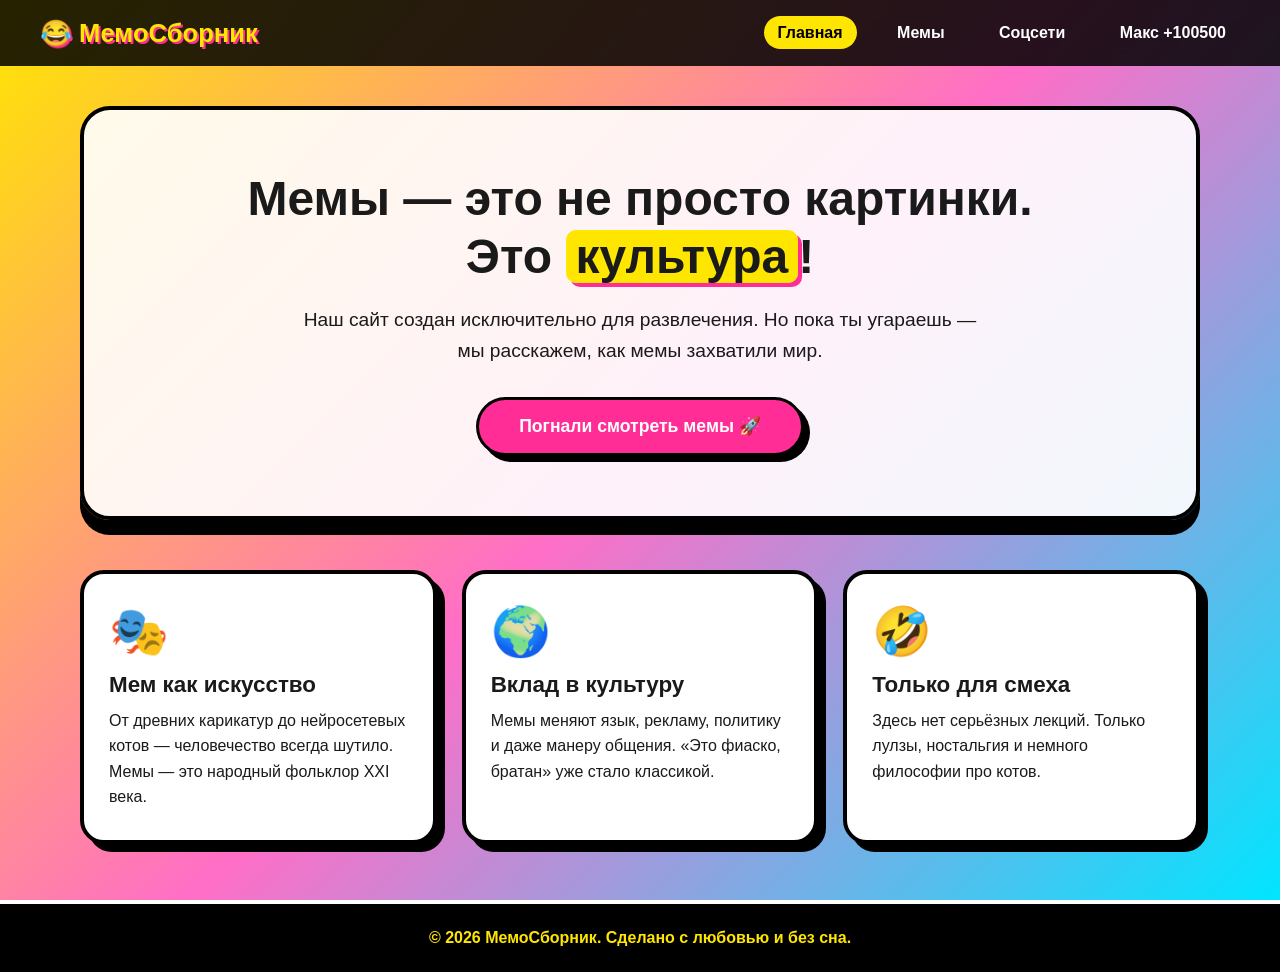
<file: веррстка/index.html>
<!DOCTYPE html>
<html lang="ru">
<head>
<meta charset="UTF-8">
<meta name="viewport" content="width=device-width, initial-scale=1.0">
<title>МемоСборник — Главная</title>
<link rel="stylesheet" href="style.css">
</head>
<body>
<header class="header">
  <div class="logo">😂 МемоСборник</div>
  <nav class="nav">
    <a href="index.html" class="active">Главная</a>
    <a href="memes.html">Мемы</a>
    <a href="social.html">Соцсети</a>
    <a href="max.html">Макс +100500</a>
  </nav>
</header>

<main>
  <section class="hero">
    <h1>Мемы — это не просто картинки.<br>Это <span class="highlight">культура</span>!</h1>
    <p class="subtitle">Наш сайт создан исключительно для развлечения. Но пока ты угараешь — мы расскажем, как мемы захватили мир.</p>
    <a href="memes.html" class="btn">Погнали смотреть мемы 🚀</a>
  </section>

  <section class="cards">
    <div class="card">
      <div class="card-emoji">🎭</div>
      <h3>Мем как искусство</h3>
      <p>От древних карикатур до нейросетевых котов — человечество всегда шутило. Мемы — это народный фольклор XXI века.</p>
    </div>
    <div class="card">
      <div class="card-emoji">🌍</div>
      <h3>Вклад в культуру</h3>
      <p>Мемы меняют язык, рекламу, политику и даже манеру общения. «Это фиаско, братан» уже стало классикой.</p>
    </div>
    <div class="card">
      <div class="card-emoji">🤣</div>
      <h3>Только для смеха</h3>
      <p>Здесь нет серьёзных лекций. Только лулзы, ностальгия и немного философии про котов.</p>
    </div>
  </section>
</main>

<footer class="footer">
  <p>© 2026 МемоСборник. Сделано с любовью и без сна.</p>
</footer>
</body>
</html>
</file>
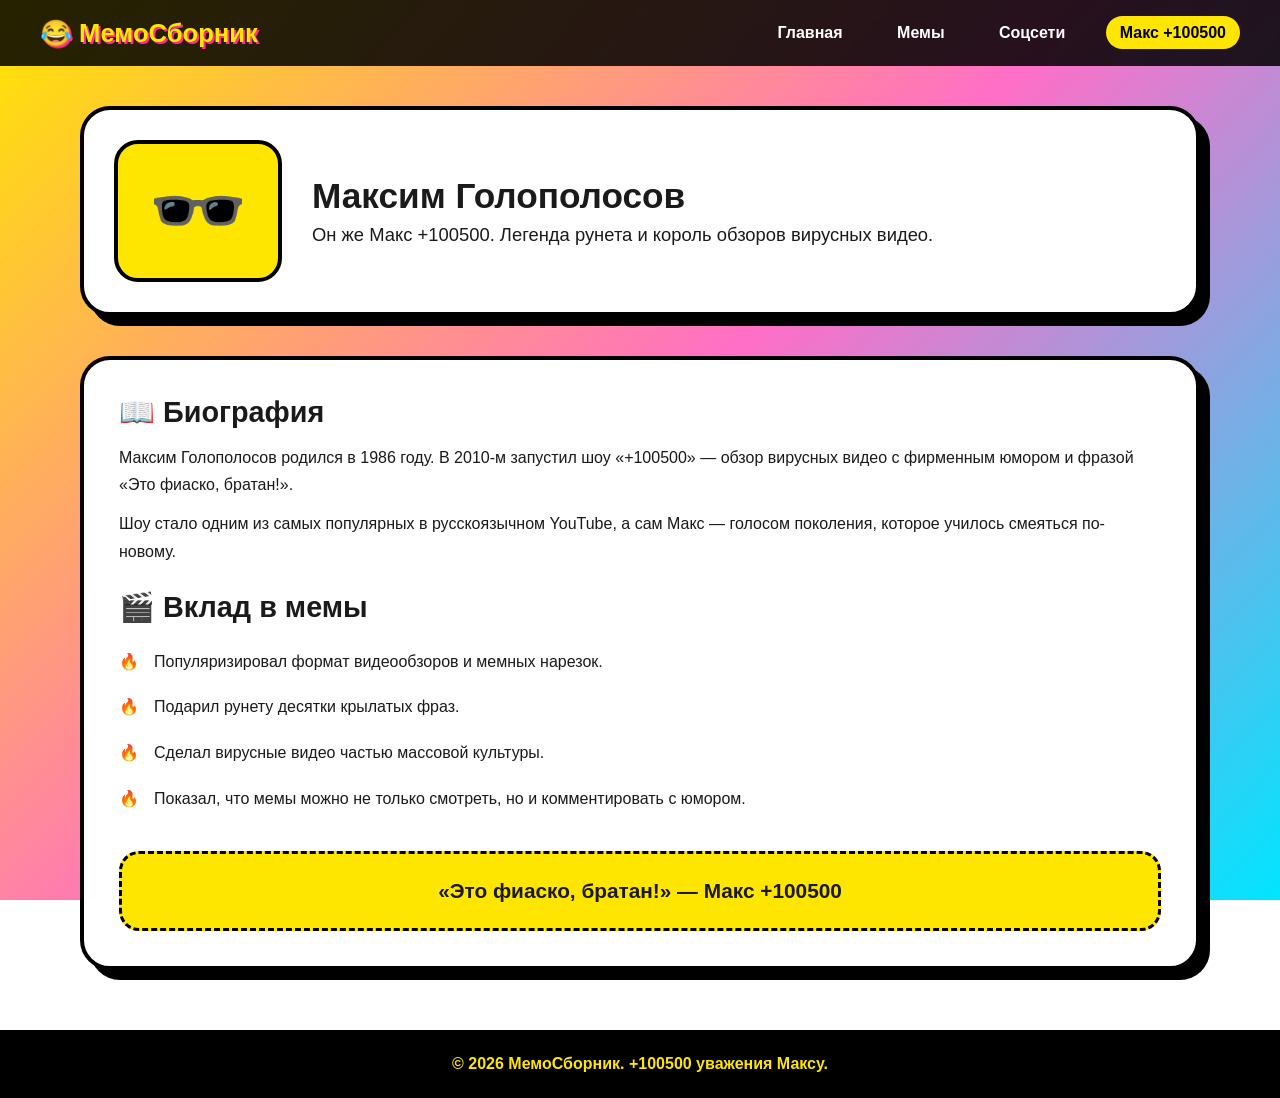
<file: веррстка/max.html>
<!DOCTYPE html>
<html lang="ru">
<head>
<meta charset="UTF-8">
<meta name="viewport" content="width=device-width, initial-scale=1.0">
<title>МемоСборник — Макс +100500</title>
<link rel="stylesheet" href="style.css">
</head>
<body>
<header class="header">
  <div class="logo">😂 МемоСборник</div>
  <nav class="nav">
    <a href="index.html">Главная</a>
    <a href="memes.html">Мемы</a>
    <a href="social.html">Соцсети</a>
    <a href="max.html" class="active">Макс +100500</a>
  </nav>
</header>

<main>
  <section class="max-hero">
    <div class="max-photo">🕶️</div>
    <div>
      <h1>Максим Голополосов</h1>
      <p class="page-sub">Он же Макс +100500. Легенда рунета и король обзоров вирусных видео.</p>
    </div>
  </section>

  <section class="bio">
    <h2>📖 Биография</h2>
    <p>Максим Голополосов родился в 1986 году. В 2010-м запустил шоу «+100500» — обзор вирусных видео с фирменным юмором и фразой «Это фиаско, братан!».</p>
    <p>Шоу стало одним из самых популярных в русскоязычном YouTube, а сам Макс — голосом поколения, которое училось смеяться по-новому.</p>

    <h2>🎬 Вклад в мемы</h2>
    <ul class="bio-list">
      <li>Популяризировал формат видеообзоров и мемных нарезок.</li>
      <li>Подарил рунету десятки крылатых фраз.</li>
      <li>Сделал вирусные видео частью массовой культуры.</li>
      <li>Показал, что мемы можно не только смотреть, но и комментировать с юмором.</li>
    </ul>

    <div class="quote">«Это фиаско, братан!» — Макс +100500</div>
  </section>
</main>

<footer class="footer">
  <p>© 2026 МемоСборник. +100500 уважения Максу.</p>
</footer>
</body>
</html>
</file>
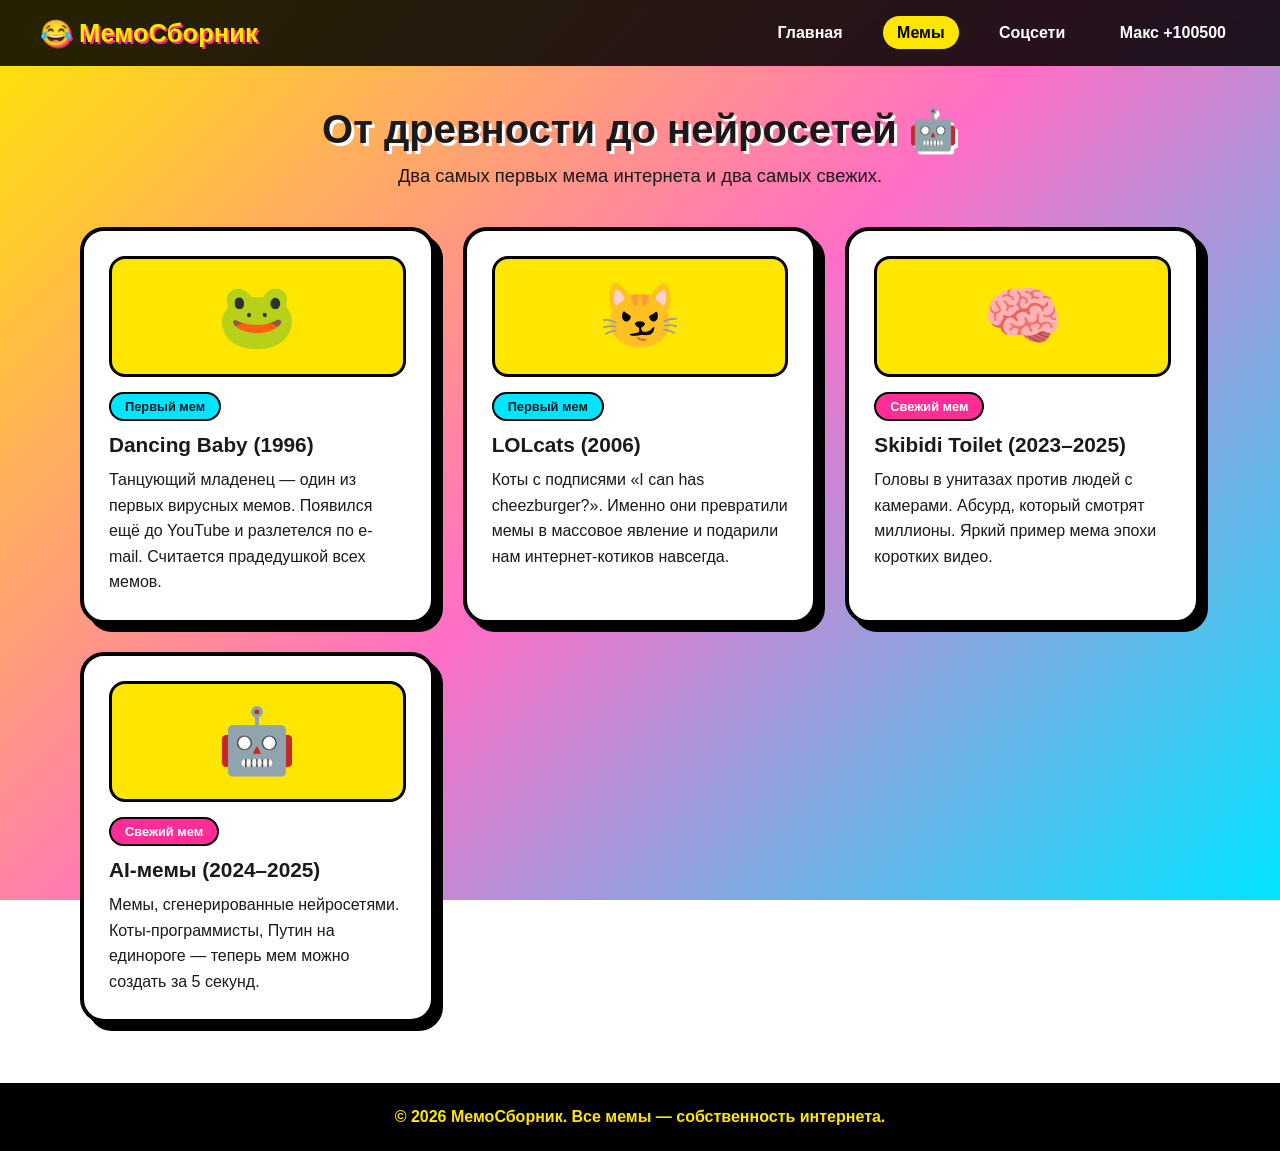
<file: веррстка/memes.html>
<!DOCTYPE html>
<html lang="ru">
<head>
<meta charset="UTF-8">
<meta name="viewport" content="width=device-width, initial-scale=1.0">
<title>МемоСборник — Мемы</title>
<link rel="stylesheet" href="style.css">
</head>
<body>
<header class="header">
  <div class="logo">😂 МемоСборник</div>
  <nav class="nav">
    <a href="index.html">Главная</a>
    <a href="memes.html" class="active">Мемы</a>
    <a href="social.html">Соцсети</a>
    <a href="max.html">Макс +100500</a>
  </nav>
</header>

<main>
  <h1 class="page-title">От древности до нейросетей 🤖</h1>
  <p class="page-sub">Два самых первых мема интернета и два самых свежих.</p>

  <section class="memes-grid">
    <article class="meme-card">
      <div class="meme-img">🐸</div>
      <span class="tag old">Первый мем</span>
      <h2>Dancing Baby (1996)</h2>
      <p>Танцующий младенец — один из первых вирусных мемов. Появился ещё до YouTube и разлетелся по e-mail. Считается прадедушкой всех мемов.</p>
    </article>

    <article class="meme-card">
      <div class="meme-img">😼</div>
      <span class="tag old">Первый мем</span>
      <h2>LOLcats (2006)</h2>
      <p>Коты с подписями «I can has cheezburger?». Именно они превратили мемы в массовое явление и подарили нам интернет-котиков навсегда.</p>
    </article>

    <article class="meme-card">
      <div class="meme-img">🧠</div>
      <span class="tag fresh">Свежий мем</span>
      <h2>Skibidi Toilet (2023–2025)</h2>
      <p>Головы в унитазах против людей с камерами. Абсурд, который смотрят миллионы. Яркий пример мема эпохи коротких видео.</p>
    </article>

    <article class="meme-card">
      <div class="meme-img">🤖</div>
      <span class="tag fresh">Свежий мем</span>
      <h2>AI-мемы (2024–2025)</h2>
      <p>Мемы, сгенерированные нейросетями. Коты-программисты, Путин на единороге — теперь мем можно создать за 5 секунд.</p>
    </article>
  </section>
</main>

<footer class="footer">
  <p>© 2026 МемоСборник. Все мемы — собственность интернета.</p>
</footer>
</body>
</html>
</file>
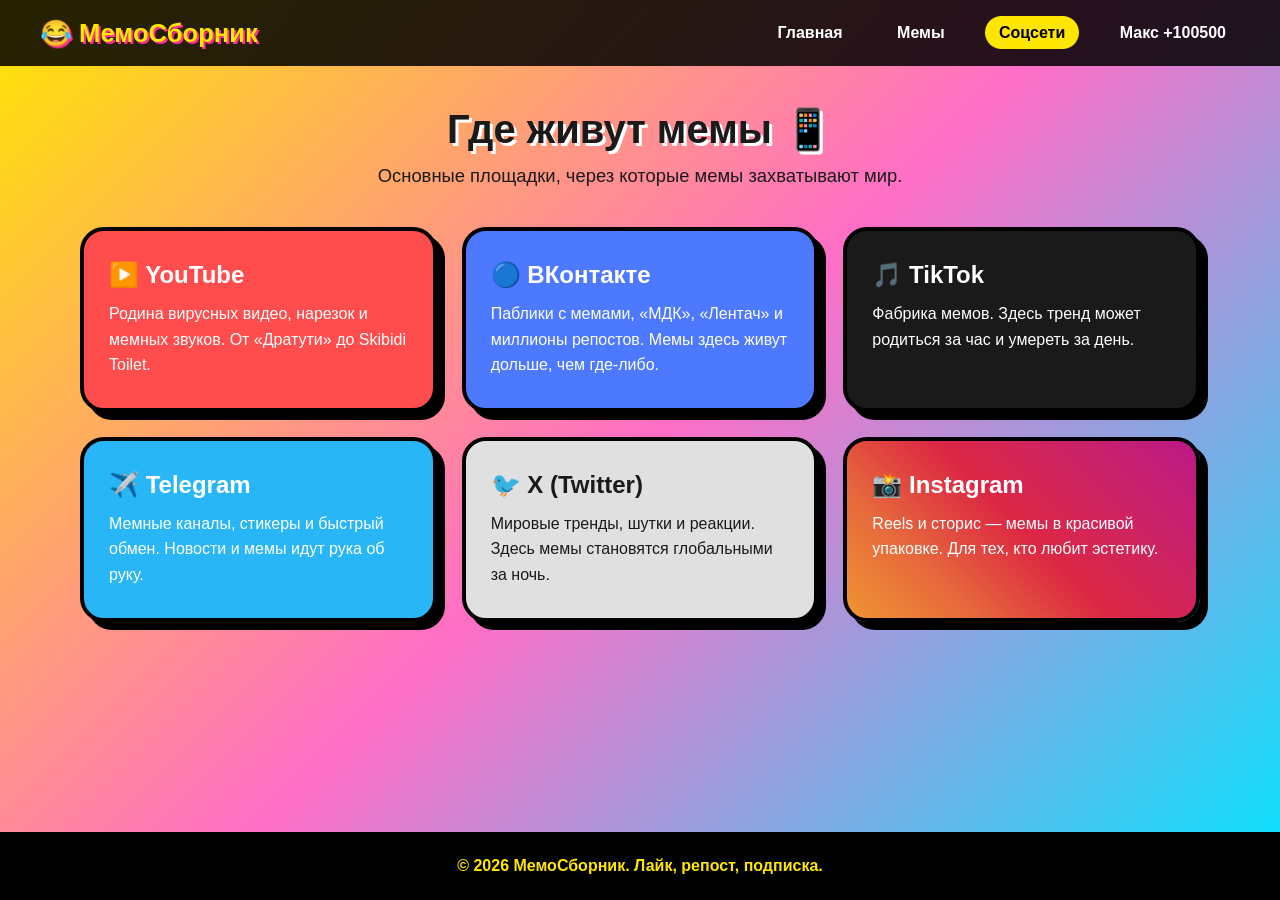
<file: веррстка/social.html>
<!DOCTYPE html>
<html lang="ru">
<head>
<meta charset="UTF-8">
<meta name="viewport" content="width=device-width, initial-scale=1.0">
<title>МемоСборник — Соцсети</title>
<link rel="stylesheet" href="style.css">
</head>
<body>
<header class="header">
  <div class="logo">😂 МемоСборник</div>
  <nav class="nav">
    <a href="index.html">Главная</a>
    <a href="memes.html">Мемы</a>
    <a href="social.html" class="active">Соцсети</a>
    <a href="max.html">Макс +100500</a>
  </nav>
</header>

<main>
  <h1 class="page-title">Где живут мемы 📱</h1>
  <p class="page-sub">Основные площадки, через которые мемы захватывают мир.</p>

  <section class="social-list">
    <div class="social-item youtube">
      <h2>▶️ YouTube</h2>
      <p>Родина вирусных видео, нарезок и мемных звуков. От «Дратути» до Skibidi Toilet.</p>
    </div>
    <div class="social-item vk">
      <h2>🔵 ВКонтакте</h2>
      <p>Паблики с мемами, «МДК», «Лентач» и миллионы репостов. Мемы здесь живут дольше, чем где-либо.</p>
    </div>
    <div class="social-item tiktok">
      <h2>🎵 TikTok</h2>
      <p>Фабрика мемов. Здесь тренд может родиться за час и умереть за день.</p>
    </div>
    <div class="social-item telegram">
      <h2>✈️ Telegram</h2>
      <p>Мемные каналы, стикеры и быстрый обмен. Новости и мемы идут рука об руку.</p>
    </div>
    <div class="social-item twitter">
      <h2>🐦 X (Twitter)</h2>
      <p>Мировые тренды, шутки и реакции. Здесь мемы становятся глобальными за ночь.</p>
    </div>
    <div class="social-item instagram">
      <h2>📸 Instagram</h2>
      <p>Reels и сторис — мемы в красивой упаковке. Для тех, кто любит эстетику.</p>
    </div>
  </section>
</main>

<footer class="footer">
  <p>© 2026 МемоСборник. Лайк, репост, подписка.</p>
</footer>
</body>
</html>
</file>
<file: веррстка/style.css>
* { margin: 0; padding: 0; box-sizing: border-box; }

body {
  font-family: 'Segoe UI', Tahoma, sans-serif;
  background: linear-gradient(135deg, #ffe600, #ff6ec7, #00e5ff);
  background-attachment: fixed;
  color: #1a1a1a;
  min-height: 100vh;
  display: flex;
  flex-direction: column;
}

/* Шапка */
.header {
  display: flex;
  justify-content: space-between;
  align-items: center;
  padding: 18px 40px;
  background: rgba(0,0,0,0.85);
  backdrop-filter: blur(8px);
  position: sticky;
  top: 0;
  z-index: 100;
  flex-wrap: wrap;
  gap: 15px;
}

.logo {
  font-size: 1.6rem;
  font-weight: 900;
  color: #ffe600;
  text-shadow: 2px 2px 0 #ff2d95;
}

.nav a {
  color: #fff;
  text-decoration: none;
  margin-left: 22px;
  font-weight: 700;
  padding: 8px 14px;
  border-radius: 30px;
  transition: 0.25s;
}

.nav a:hover { background: #ff2d95; transform: scale(1.05); }
.nav a.active { background: #ffe600; color: #000; }

/* Главная */
main { flex: 1; padding: 40px 40px 60px; max-width: 1200px; margin: 0 auto; width: 100%; }

.hero {
  text-align: center;
  padding: 60px 20px;
  background: rgba(255,255,255,0.9);
  border-radius: 30px;
  box-shadow: 0 15px 0 #000;
  border: 4px solid #000;
}

.hero h1 {
  font-size: 3rem;
  font-weight: 900;
  line-height: 1.2;
  margin-bottom: 20px;
}

.highlight {
  background: #ffe600;
  padding: 0 10px;
  border-radius: 10px;
  box-shadow: 4px 4px 0 #ff2d95;
}

.subtitle {
  font-size: 1.2rem;
  max-width: 700px;
  margin: 0 auto 30px;
  line-height: 1.6;
}

.btn {
  display: inline-block;
  background: #ff2d95;
  color: #fff;
  padding: 16px 40px;
  border-radius: 50px;
  text-decoration: none;
  font-weight: 900;
  font-size: 1.1rem;
  border: 3px solid #000;
  box-shadow: 6px 6px 0 #000;
  transition: 0.2s;
}

.btn:hover {
  transform: translate(3px, 3px);
  box-shadow: 3px 3px 0 #000;
  background: #ffe600;
  color: #000;
}

/* Карточки */
.cards {
  display: grid;
  grid-template-columns: repeat(auto-fit, minmax(280px, 1fr));
  gap: 25px;
  margin-top: 50px;
}

.card {
  background: #fff;
  padding: 30px 25px;
  border-radius: 24px;
  border: 4px solid #000;
  box-shadow: 8px 8px 0 #000;
  transition: 0.25s;
}

.card:hover { transform: translateY(-8px) rotate(-1deg); }

.card-emoji { font-size: 3rem; margin-bottom: 12px; }
.card h3 { font-size: 1.4rem; margin-bottom: 10px; }
.card p { line-height: 1.6; }

/* Заголовки страниц */
.page-title {
  font-size: 2.5rem;
  text-align: center;
  margin-bottom: 12px;
  text-shadow: 3px 3px 0 #fff;
}

.page-sub {
  text-align: center;
  font-size: 1.15rem;
  margin-bottom: 40px;
}

/* Мемы */
.memes-grid {
  display: grid;
  grid-template-columns: repeat(auto-fit, minmax(300px, 1fr));
  gap: 28px;
}

.meme-card {
  background: #fff;
  border: 4px solid #000;
  border-radius: 24px;
  padding: 25px;
  box-shadow: 8px 8px 0 #000;
  transition: 0.25s;
}

.meme-card:hover { transform: scale(1.03) rotate(1deg); }

.meme-img {
  font-size: 4rem;
  text-align: center;
  background: #ffe600;
  border-radius: 16px;
  padding: 20px;
  margin-bottom: 15px;
  border: 3px solid #000;
}

.tag {
  display: inline-block;
  padding: 5px 14px;
  border-radius: 30px;
  font-size: 0.8rem;
  font-weight: 900;
  margin-bottom: 12px;
  border: 2px solid #000;
}

.tag.old { background: #00e5ff; }
.tag.fresh { background: #ff2d95; color: #fff; }

.meme-card h2 { font-size: 1.3rem; margin-bottom: 10px; }
.meme-card p { line-height: 1.6; }

/* Соцсети */
.social-list {
  display: grid;
  grid-template-columns: repeat(auto-fit, minmax(280px, 1fr));
  gap: 25px;
}

.social-item {
  padding: 30px 25px;
  border-radius: 24px;
  border: 4px solid #000;
  box-shadow: 8px 8px 0 #000;
  transition: 0.25s;
}

.social-item:hover { transform: translateY(-8px); }
.social-item h2 { margin-bottom: 12px; font-size: 1.5rem; }
.social-item p { line-height: 1.6; }

.youtube { background: #ff4d4d; color: #fff; }
.vk { background: #4d79ff; color: #fff; }
.tiktok { background: #1a1a1a; color: #fff; }
.telegram { background: #29b6f6; color: #fff; }
.twitter { background: #e0e0e0; }
.instagram { background: linear-gradient(45deg, #f09433, #e6683c, #dc2743, #cc2366, #bc1888); color: #fff; }

/* Макс */
.max-hero {
  display: flex;
  align-items: center;
  gap: 30px;
  background: #fff;
  border: 4px solid #000;
  border-radius: 30px;
  padding: 30px;
  box-shadow: 10px 10px 0 #000;
  margin-bottom: 40px;
  flex-wrap: wrap;
}

.max-photo {
  font-size: 5rem;
  background: #ffe600;
  border: 4px solid #000;
  border-radius: 24px;
  padding: 20px 30px;
}

.max-hero h1 { font-size: 2.2rem; margin-bottom: 8px; }
.max-hero .page-sub { text-align: left; margin: 0; }

.bio {
  background: #fff;
  border: 4px solid #000;
  border-radius: 30px;
  padding: 35px;
  box-shadow: 10px 10px 0 #000;
}

.bio h2 { font-size: 1.8rem; margin: 25px 0 15px; }
.bio h2:first-child { margin-top: 0; }
.bio p { line-height: 1.7; margin-bottom: 12px; }

.bio-list { list-style: none; }
.bio-list li {
  padding: 10px 0 10px 35px;
  position: relative;
  line-height: 1.6;
}
.bio-list li::before {
  content: "🔥";
  position: absolute;
  left: 0;
}

.quote {
  margin-top: 30px;
  padding: 25px;
  background: #ffe600;
  border: 3px dashed #000;
  border-radius: 20px;
  font-size: 1.3rem;
  font-weight: 900;
  text-align: center;
}

/* Подвал */
.footer {
  background: #000;
  color: #ffe600;
  text-align: center;
  padding: 25px;
  font-weight: 700;
}

/* Адаптив */
@media (max-width: 700px) {
  .header { flex-direction: column; padding: 15px; }
  .nav a { margin: 5px; display: inline-block; }
  .hero h1 { font-size: 2rem; }
  main { padding: 25px 18px 50px; }
  .max-hero { flex-direction: column; text-align: center; }
  .max-hero .page-sub { text-align: center; }
}
</file>
